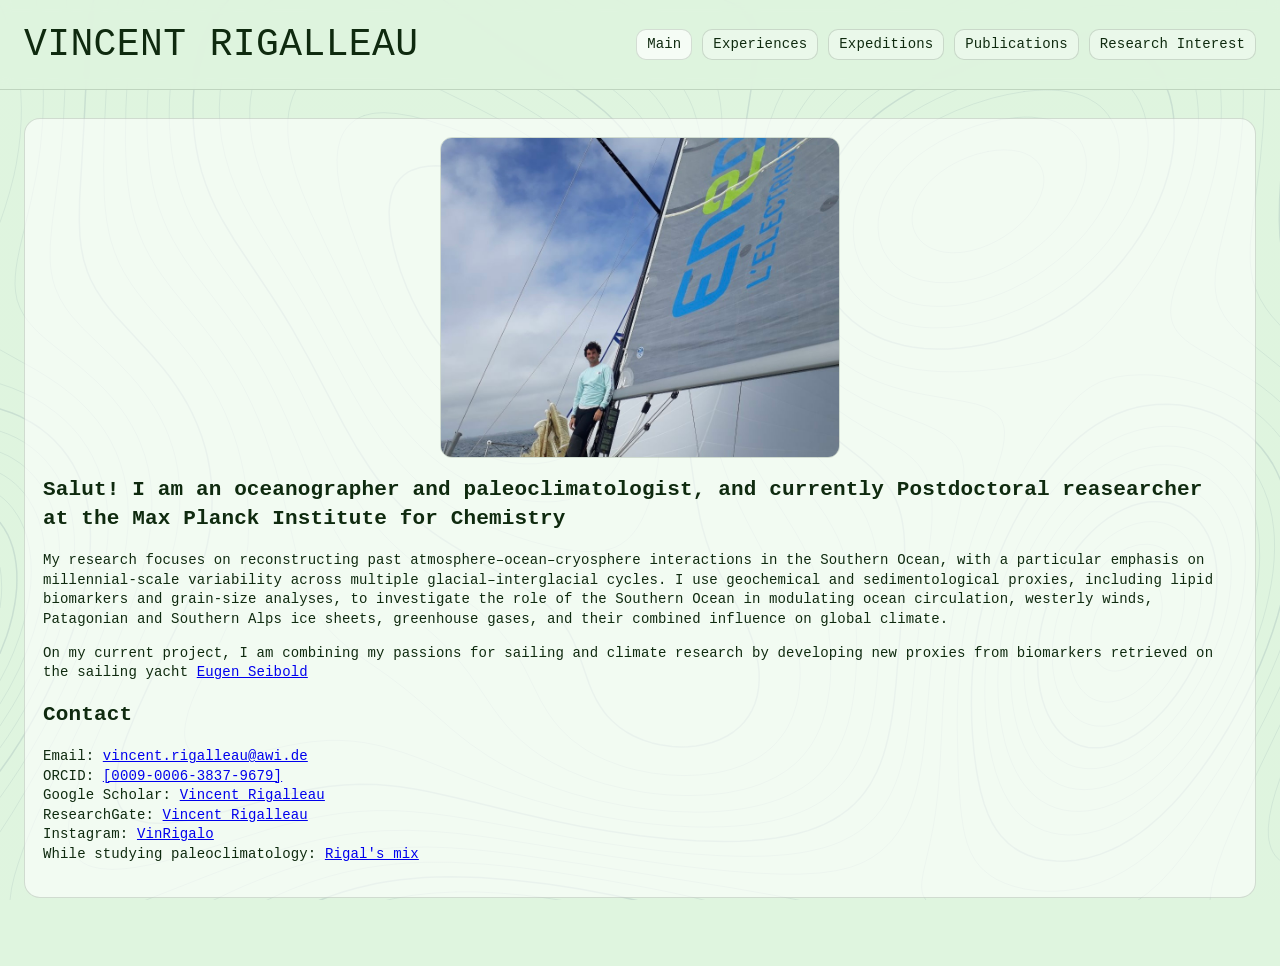
<file: index.html>
<!doctype html>
<html lang="en">
<head>
  <meta charset="utf-8" />
  <meta name="viewport" content="width=device-width, initial-scale=1" />
  <title>Index — Vincent Rigalleau</title>
  <link rel="stylesheet" href="styles.css" />
</head>

<body>
  <header class="header">
    <div class="header-inner">
      <div class="brand">Vincent Rigalleau</div>

      <nav class="nav">
        <a class="active" href="index.html">Main</a>
        <a href="experiences.html">Experiences</a>
        <a href="expedition.html">Expeditions</a>
        <a href="publications.html">Publications</a>
        <a href="research-interest.html">Research Interest</a>
     <!--   <a href="sciences-designs.html">Science designs</a> -->
        <!--  <a href="sport.html">Sport</a> -->
      </nav>
    </div>
  </header>

  <main class="main">
    <div class="card">
      <!-- Upload your image to /images/main.jpg (or change this path) -->
      <img class="hero" src="images/PP4.JPG" alt="Vincent Rigalleau">

      <h2>Salut! I am an oceanographer and paleoclimatologist, and currently Postdoctoral reasearcher at the Max Planck Institute for Chemistry</h2>
      <p>
        My research focuses on reconstructing past atmosphere–ocean–cryosphere interactions in the Southern
Ocean, with a particular emphasis on millennial-scale variability across multiple glacial–interglacial cycles. I use
geochemical and sedimentological proxies, including lipid biomarkers and grain-size analyses, to investigate the
role of the Southern Ocean in modulating ocean circulation, westerly winds, Patagonian and Southern Alps ice
sheets, greenhouse gases, and their combined influence on global climate.
      <p>
        On my current project, I am combining my passions for sailing and climate research by developing new proxies from biomarkers retrieved on the sailing yacht <a href="https://www.wernersiemens-stiftung.ch/en/projects/detail/seibold/sailing-the-seas-since-2019">Eugen Seibold</a><br>
      </p>

      <!-- Optional section -->
      <h2>Contact</h2>
      <p>
        Email: <a href="mailto:vincent.rigalleau@awi.de">vincent.rigalleau@awi.de</a><br>
        ORCID: <a href="https://orcid.org/0009-0006-3837-9679">[0009-0006-3837-9679]</a><br>
        Google Scholar: <a href="https://scholar.google.com/citations?user=YGrqtJMAAAAJ&hl=fr/">Vincent Rigalleau</a><br>
        ResearchGate: <a href="https://www.researchgate.net/profile/Vincent-Rigalleau?ev=hdr_xprf">Vincent Rigalleau</a><br>
        Instagram: <a href="https://www.instagram.com/vinrigalo/">VinRigalo</a><br>
        While studying paleoclimatology: <a href="https://open.spotify.com/playlist/3DiLtzazb31IR6NW715gMb?si=9b84edfbadd4408d">Rigal's mix</a><br>

      </p>
    </div>
  </main>
</body>
</html>
</file>
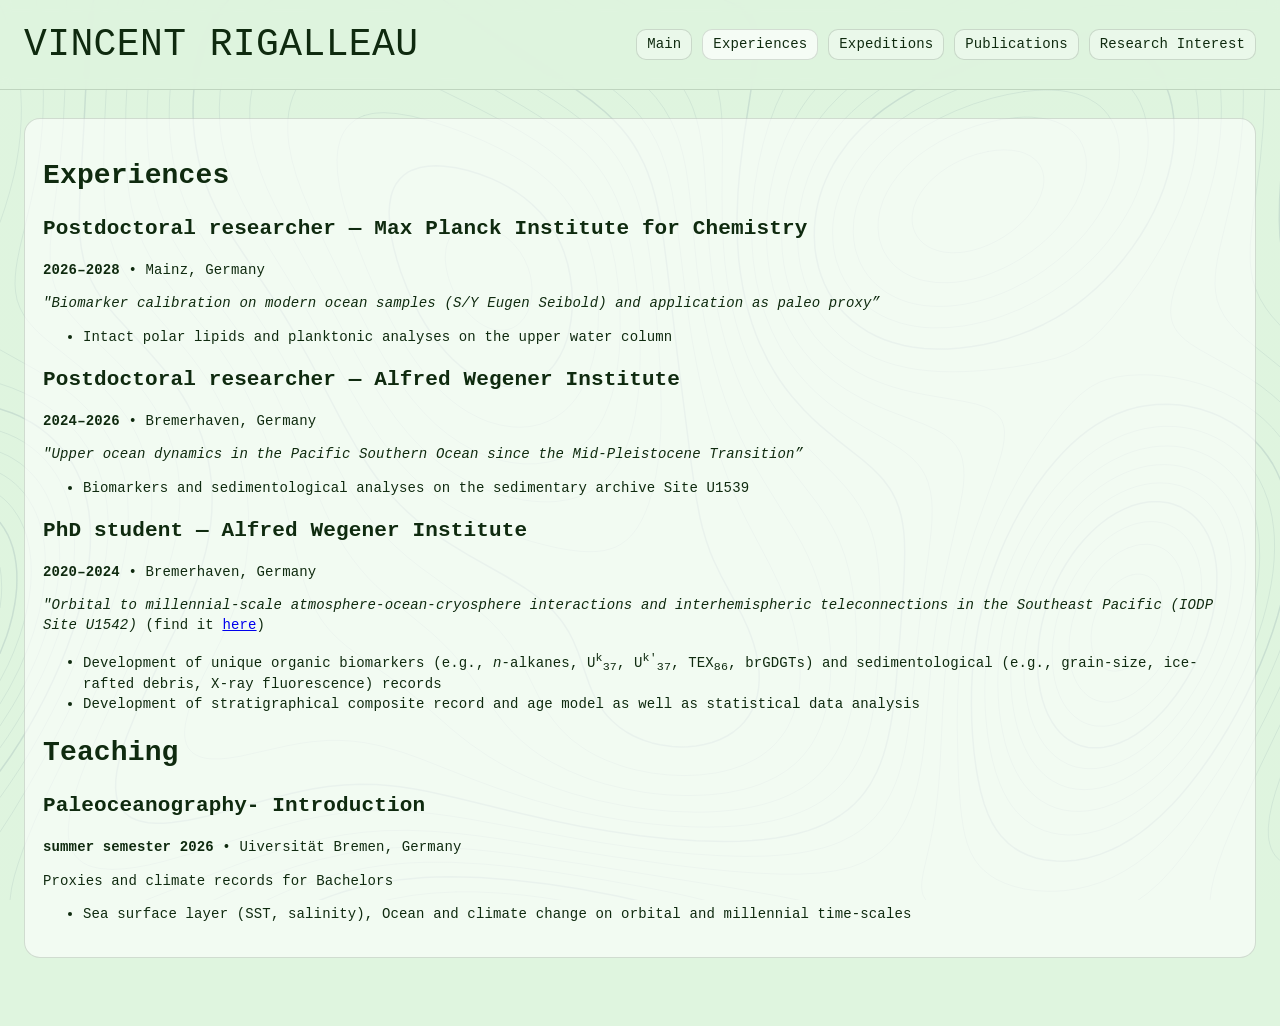
<file: experiences.html>
<!doctype html>
<html lang="en">
<head>
  <meta charset="utf-8" />
  <meta name="viewport" content="width=device-width, initial-scale=1" />
  <title>Experiences — Vincent Rigalleau</title>
  <link rel="stylesheet" href="styles.css" />
</head>

<body>
  <header class="header">
    <div class="header-inner">
      <div class="brand">Vincent Rigalleau</div>

      <nav class="nav">
        <a href="index.html">Main</a>
        <a class="active" href="experiences.html">Experiences</a>
        <a href="expedition.html">Expeditions</a>
        <a href="publications.html">Publications</a>
        <a href="research-interest.html">Research Interest</a>
      <!--  <a href="sciences-designs.html">Science Designs</a> -->
      <!--   <a href="sport.html">Sport</a> -->
      </nav>
    </div>
  </header>

  <main class="main">
    <div class="card">
      <h1>Experiences</h1>
 
      <h2>Postdoctoral researcher — Max Planck Institute for Chemistry</h2>
      <p><strong>2026–2028</strong> • Mainz, Germany</p>
      <p>
        <i>"Biomarker calibration on modern ocean samples (S/Y Eugen Seibold) and application as paleo proxy”</i>
        <ul>
       <li> Intact polar lipids and planktonic analyses on the upper water column
 </ul>
        

        
      </p>
      <h2>Postdoctoral researcher — Alfred Wegener Institute</h2>
      <p><strong>2024–2026</strong> • Bremerhaven, Germany</p>
      <p>
        <i>"Upper ocean dynamics in the Pacific Southern Ocean since the Mid-Pleistocene Transition”</i>
        <ul>
       <li> Biomarkers and sedimentological analyses on the sedimentary archive Site U1539
 </ul>
        

        
      </p>

      <h2>PhD student — Alfred Wegener Institute</h2>
      <p><strong>2020–2024</strong> • Bremerhaven, Germany</p>
      <p>
        <i>"Orbital to millennial-scale atmosphere-ocean-cryosphere interactions and interhemispheric teleconnections in the Southeast Pacific (IODP Site U1542)</i> (find it <a href="https://www.proquest.com/openview/2c5b58b40634840ab2c6e6f6682d21c6/1?cbl=2026366&diss=y&pq-origsite=gscholar"> here</a>)
        
      </p>
      <ul>
       <li> Development of unique organic biomarkers (e.g., <i>n</i>-alkanes, U<sup>k</sup><sub>37</sub>, U<sup>k'</sup><sub>37</sub>, TEX<sub>86</sub>, brGDGTs) and sedimentological (e.g., grain-size, ice-rafted debris, X-ray fluorescence) records
 <li> Development of stratigraphical composite record and age model as well as statistical data analysis
 </ul>
      <h1>Teaching</h1>

      <h2>Paleoceanography- Introduction </h2>
      <p><strong>summer semester 2026</strong> • Uiversität Bremen, Germany</p>
       <p>
        Proxies and climate records for Bachelors
      </p>
      <ul>
       <li> Sea surface layer (SST, salinity), Ocean and climate change on orbital and millennial time-scales
 </ul>

      <!-- Optional image -->
      <!-- <img src="images/experience-1.jpg" alt="Experience photo"> -->
    </div>
  </main>
</body>
</html>
</file>
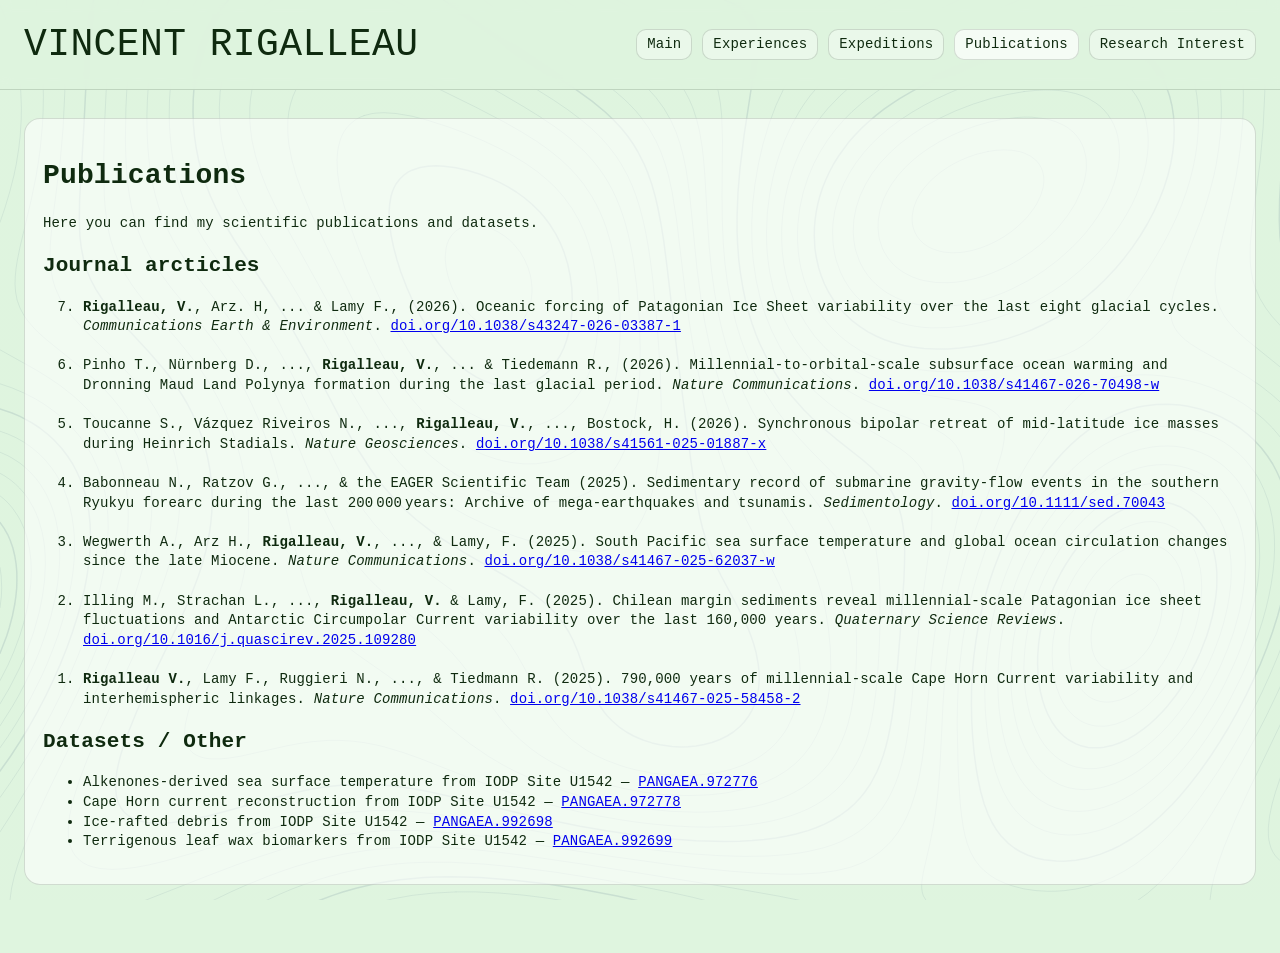
<file: publications.html>
<!doctype html>
<html lang="en">
<head>
  <meta charset="utf-8" />
  <meta name="viewport" content="width=device-width, initial-scale=1" />
  <title>Publications — Vincent Rigalleau</title>
  <link rel="stylesheet" href="styles.css" />
</head>

<body>
  <header class="header">
    <div class="header-inner">
      <div class="brand">Vincent Rigalleau</div>

      <nav class="nav">
        <a href="index.html">Main</a>
        <a href="experiences.html">Experiences</a>
        <a href="expedition.html">Expeditions</a>
        <a class="active" href="publications.html">Publications</a>
        <a href="research-interest.html">Research Interest</a>
     <!--   <a href="sciences-designs.html">Science Designs</a> 
        <a href="sport.html">Sport</a> -->
      </nav>
    </div>
  </header>

  <main class="main">
    <div class="card">
      <h1>Publications</h1>
      <p>Here you can find my scientific publications and datasets.</p>

      <h2>Journal arcticles</h2>
      <ol reversed>
        <li>
          <strong>Rigalleau, V.</strong>, Arz. H, ... & Lamy F., (2026). Oceanic forcing of Patagonian Ice Sheet variability over the last eight glacial cycles.
          <em>Communications Earth & Environment</em>. <a href="https://doi.org/10.1038/s43247-026-03387-1">doi.org/10.1038/s43247-026-03387-1</a>

        </li>
         &nbsp;
        <li>
          Pinho T., Nürnberg D., ..., <strong>Rigalleau, V.</strong>, ... & Tiedemann R., (2026). Millennial-to-orbital-scale subsurface ocean warming and Dronning Maud Land Polynya formation
during the last glacial period.
          <em>Nature Communications</em>. <a href="https://doi.org/10.1038/s41467-026-70498-w">doi.org/10.1038/s41467-026-70498-w</a>
        </li>
         &nbsp;
        <li>
          Toucanne S., Vázquez Riveiros N., ..., <strong>Rigalleau, V.</strong>, ..., Bostock, H. (2026). Synchronous bipolar retreat of mid-latitude ice masses during Heinrich Stadials.
          <em>Nature Geosciences</em>. <a href="https://doi.org/10.1038/s41561-025-01887-x">doi.org/10.1038/s41561-025-01887-x</a>
        </li>
         &nbsp;
        <li>
          Babonneau N., Ratzov G., ..., & the EAGER Scientific Team (2025). Sedimentary record of submarine gravity-flow events in the southern Ryukyu forearc during the last 200 000 years: Archive of mega-earthquakes and tsunamis.
          <em>Sedimentology</em>. <a href="https://doi.org/10.1111/sed.70043">doi.org/10.1111/sed.70043</a>
        </li>
         &nbsp;
        <li>
          Wegwerth A., Arz H., <strong>Rigalleau, V.</strong>, ..., & Lamy, F. (2025). South Pacific sea surface temperature and global ocean circulation changes since the late Miocene.
          <em>Nature Communications</em>. <a href="https://doi.org/10.1038/s41467-025-62037-w">doi.org/10.1038/s41467-025-62037-w</a>
        </li>
        &nbsp;
        <li>
          Illing M., Strachan L., ..., <strong>Rigalleau, V.</strong> & Lamy, F. (2025). Chilean margin sediments reveal millennial-scale Patagonian ice sheet fluctuations and Antarctic
Circumpolar Current variability over the last 160,000 years.
          <em>Quaternary Science Reviews</em>. <a href="https://doi.org/10.1016/j.quascirev.2025.109280">doi.org/10.1016/j.quascirev.2025.109280</a>
        </li>
         &nbsp;
         <li>
          <strong>Rigalleau V.</strong>, Lamy F., Ruggieri N., ..., & Tiedmann R. (2025). 790,000 years of millennial-scale Cape Horn Current variability and interhemispheric linkages.
          <em>Nature Communications</em>. <a href="https://doi.org/10.1038/s41467-025-58458-2">doi.org/10.1038/s41467-025-58458-2</a>
         </li>
      </ol reverse>

      <h2>Datasets / Other</h2>
      <ul>
        <li>Alkenones-derived sea surface temperature from IODP Site U1542 — <a href="https://doi.pangaea.de/10.1594/PANGAEA.972776">PANGAEA.972776</a></li>
        <li>Cape Horn current reconstruction from IODP Site U1542 — <a href="https://doi.org/10.1594/PANGAEA.972778">PANGAEA.972778</a></li>
        <li>Ice-rafted debris from IODP Site U1542 — <a href="https://doi.pangaea.de/10.1594/PANGAEA.992698">PANGAEA.992698</a></li>
        <li>Terrigenous leaf wax biomarkers from IODP Site U1542 — <a href="https://doi.pangaea.de/10.1594/PANGAEA.992699">PANGAEA.992699</a></li>
      </ul>
    </div>
  </main>
</body>
</html>
</file>
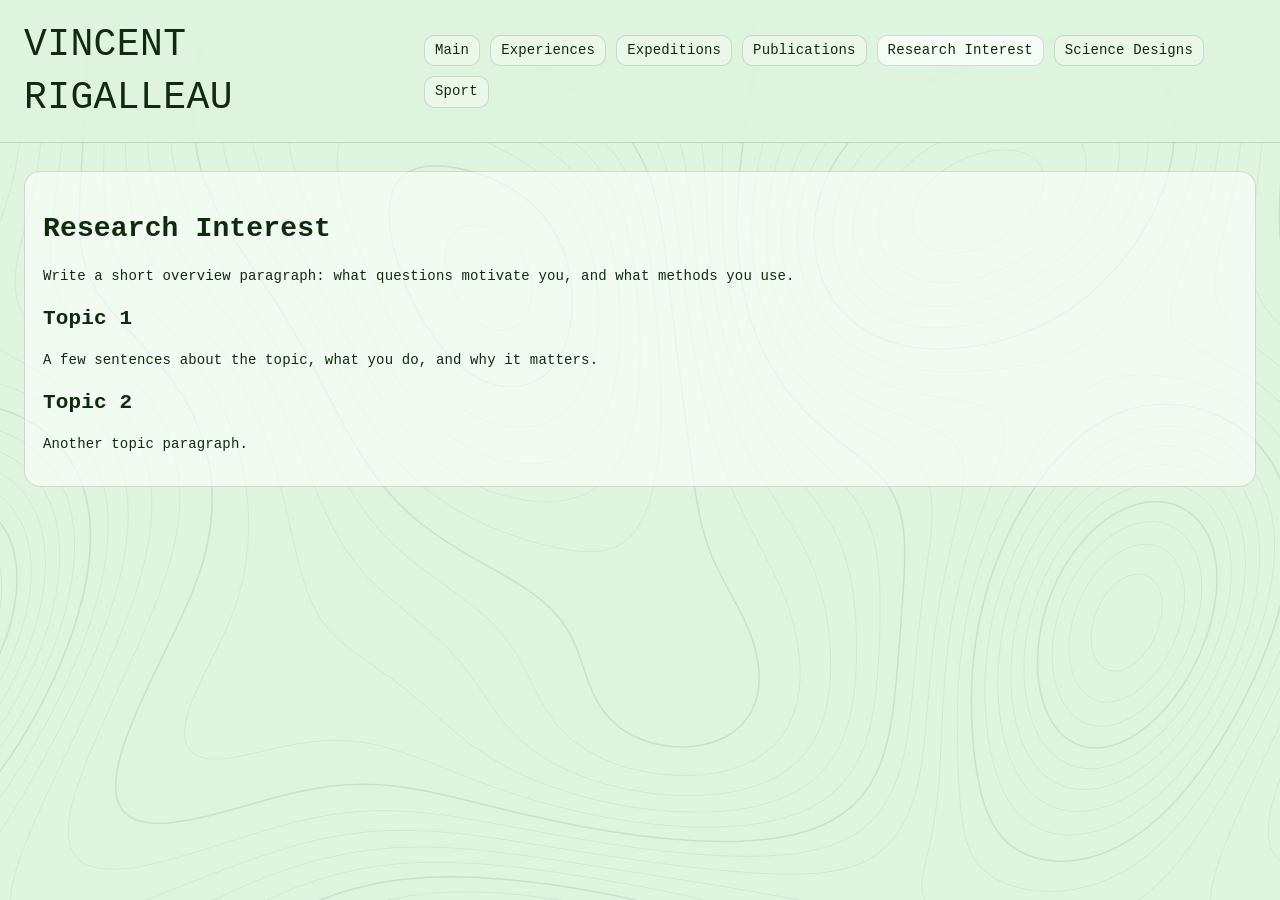
<file: reasearch-interest.html>
<!doctype html>
<html lang="en">
<head>
  <meta charset="utf-8" />
  <meta name="viewport" content="width=device-width, initial-scale=1" />
  <title>Research Interest — Vincent Rigalleau</title>
  <link rel="stylesheet" href="styles.css" />
</head>

<body>
  <header class="header">
    <div class="header-inner">
      <div class="brand">Vincent Rigalleau</div>

      <nav class="nav">
        <a href="index.html">Main</a>
        <a href="experiences.html">Experiences</a>
        <a href="expeditions.html">Expeditions</a>
        <a href="publications.html">Publications</a>
        <a class="active" href="research-interest.html">Research Interest</a>
        <a href="science-designs.html">Science Designs</a>
        <a href="sport.html">Sport</a>
      </nav>
    </div>
  </header>

  <main class="main">
    <div class="card">
      <h1>Research Interest</h1>
      <p>
        Write a short overview paragraph: what questions motivate you, and what methods you use.
      </p>

      <h2>Topic 1</h2>
      <p>
        A few sentences about the topic, what you do, and why it matters.
      </p>

      <h2>Topic 2</h2>
      <p>
        Another topic paragraph.
      </p>

      <!-- Optional image -->
      <!-- <img src="images/research-1.jpg" alt="Research figure"> -->
    </div>
  </main>
</body>
</html>
</file>
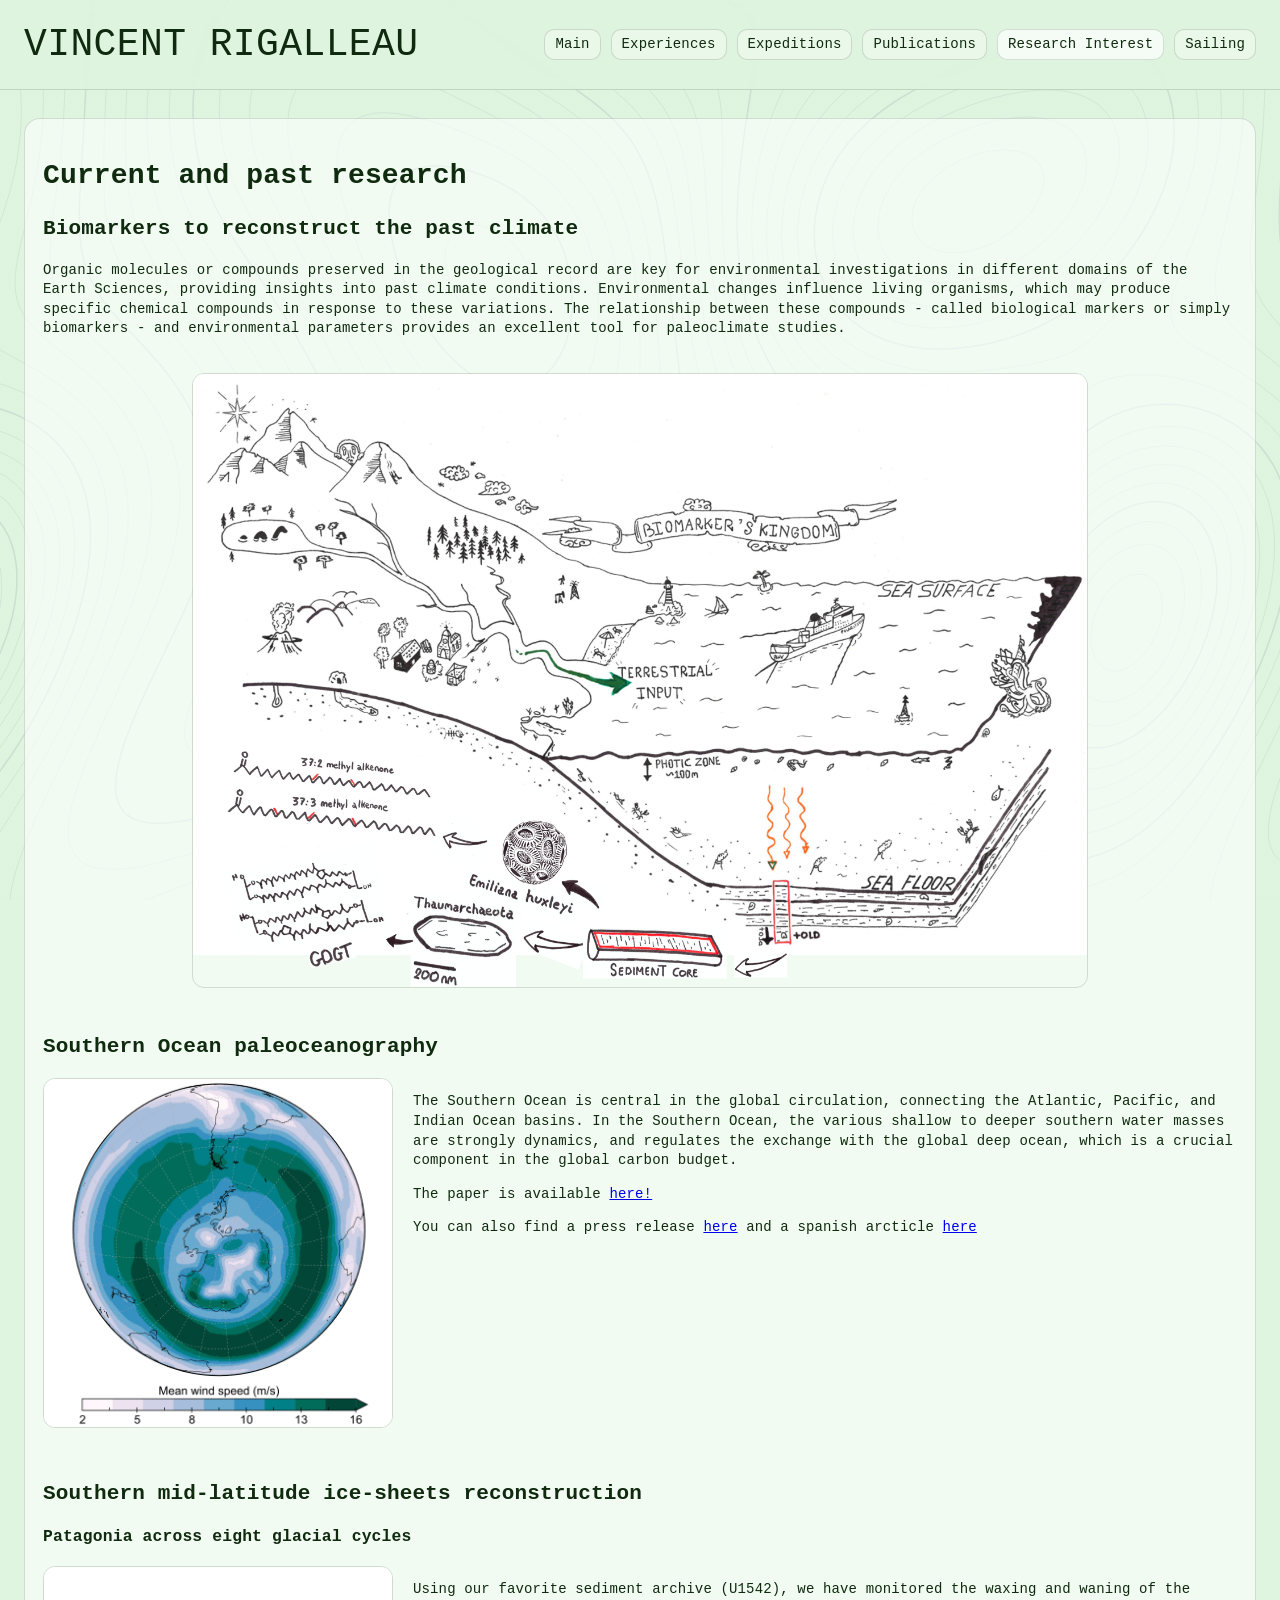
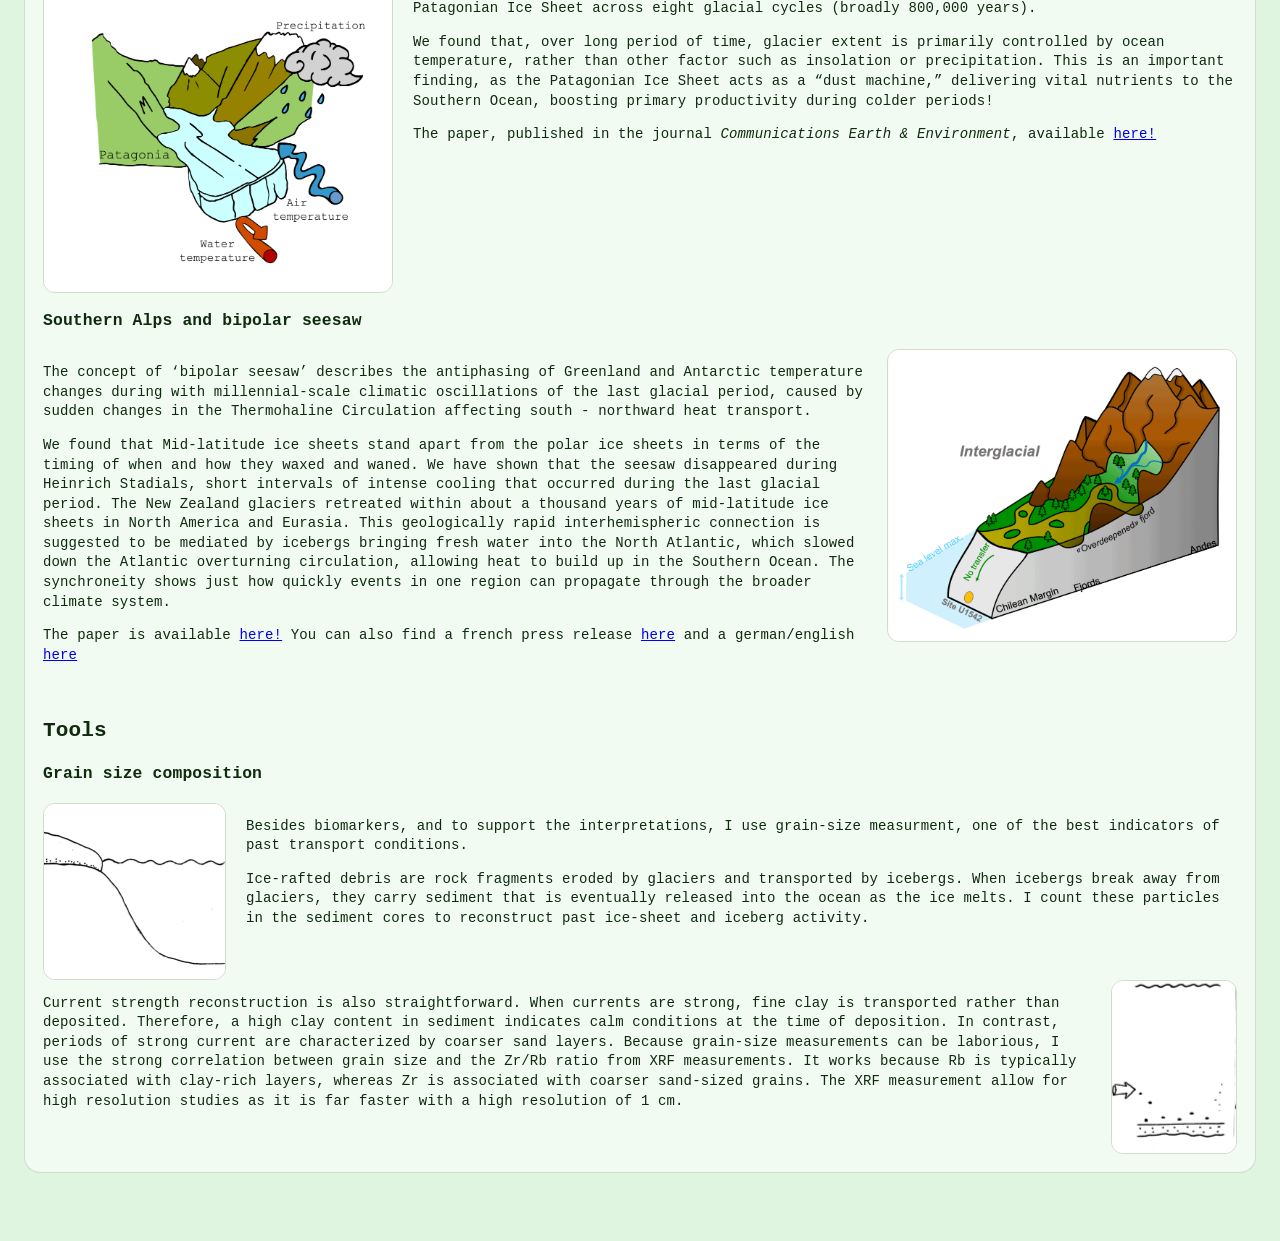
<file: research-interest.html>
<!doctype html>
<html lang="en">
<head>
  <meta charset="utf-8" />
  <meta name="viewport" content="width=device-width, initial-scale=1" />
  <title>Research Interest — Vincent Rigalleau</title>
  <link rel="stylesheet" href="styles.css" />
</head>

<body>
  <header class="header">
    <div class="header-inner">
      <div class="brand">Vincent Rigalleau</div>

      <nav class="nav">
        <a href="index.html">Main</a>
        <a href="experiences.html">Experiences</a>
        <a href="expedition.html">Expeditions</a>
        <a href="publications.html">Publications</a>
        <a class="active" href="research-interest.html">Research Interest</a>
      <!--  <a href="sciences-designs.html">Science Designs</a> -->
        <a href="sailing.html">Sailing</a> 
      </nav>
    </div>
  </header>

  <main class="main">
    <div class="card">
      <h1>Current and past research</h1>
      <p>
        
      </p>

       <h2>Biomarkers to reconstruct the past climate</h2>
      <p>
        Organic molecules or compounds preserved in the geological record are key for environmental investigations in different domains of the Earth Sciences, providing insights into past climate conditions. 
        Environmental changes influence living organisms, which may produce specific chemical compounds in response to these variations. The relationship between these compounds - called biological markers or 
        simply biomarkers - and environmental parameters provides an excellent tool for paleoclimate studies.
       <br><br>
<div style="text-align: center;">
  <img src="images/Bio_schema_biomarkers.png" width="75%" alt="Research figure">
  
</div>

  <br>
        <h2>Southern Ocean paleoceanography</h2>
       <div class="content-block">
        <img src="images/westerlies.gif" alt="Animation" width="350px">
         <div>
      <p>

          The Southern Ocean is central in the global circulation, connecting the Atlantic, Pacific, and Indian Ocean basins. In the Southern Ocean, the various shallow to deeper southern water masses are strongly dynamics, and regulates the exchange with the global deep ocean, which is a crucial component in the global carbon budget. 
       <p>
         
      <p>
        The paper is available <a href="https://www.nature.com/articles/s41467-025-58458-2">here!</a> 
        
        <p>
        You can also find a press release <a href="https://www.awi.de/en/about-us/service/press/single-view/default-c38c54e47378d06ed33eda8c75876e69.html">here</a> 
    and a spanish arcticle <a href="https://ecosdelsur.substack.com/p/el-balancin-que-calienta-el-sur">here</a>
      </p>
      </div>
      </div> 
      
     
  
      </p>

      <br>
      <h2>Southern mid-latitude ice-sheets reconstruction</h2>
      <p>
        <h3>Patagonia across eight glacial cycles</h3>
       <div class="content-block">
  <img src="images/patagonian-forcing2.gif" alt="Animation" width="350px">

  <div>
    <p>
      Using our favorite sediment archive (U1542), we have monitored the waxing and waning of the Patagonian Ice Sheet across eight glacial cycles (broadly 800,000 years).
    </p>
    <p>
We found that, over long period of time, glacier extent is primarily controlled by ocean temperature, rather than other factor such as insolation or precipitation.
This is an important finding, as the Patagonian Ice Sheet acts as a “dust machine,” delivering vital nutrients to the Southern Ocean, boosting primary productivity during colder periods! 
     </p>
    <p> 
The paper, published in the journal <i>Communications Earth & Environment</i>, available <a href="https://doi.org/10.1038/s43247-026-03387-1">here!</a>
    </p>
  </div>   
</div>
        <h3>Southern Alps and bipolar seesaw</h3>
      <div class="content-block">
  <div>
    <p>
      The concept of ‘bipolar seesaw’ describes the antiphasing of Greenland and Antarctic temperature changes during with millennial-scale climatic oscillations of the last glacial period, 
    caused by sudden changes in the Thermohaline Circulation affecting south - northward heat transport. 
    </p>
    <p>
We found that Mid-latitude ice sheets stand apart from the polar ice sheets in terms of the timing of when and how they waxed and waned. We have shown that the seesaw disappeared during 
Heinrich Stadials, short intervals of intense cooling that occurred during the last glacial period. The New Zealand glaciers retreated within about a thousand years of mid-latitude ice sheets 
in North America and Eurasia. This geologically rapid interhemispheric connection is suggested to be mediated by icebergs bringing fresh water into the North Atlantic, which slowed down the Atlantic 
overturning circulation, allowing heat to build up in the Southern Ocean. The synchroneity shows just how quickly events in one region can propagate through the broader climate system.
     </p>
    <p> 
The paper is available <a href="https://www.nature.com/articles/s41561-025-01887-x">here!</a> You can also find a french press release <a href="https://www.ifremer.fr/fr/presse/etudier-les-glaciers-des-deux-hemispheres-pour-mieux-comprendre-les-mecanismes-du-climat">here</a> 
    and a german/english <a href="https://www.awi.de/en/about-us/service/press/single-view/default-4f2765138ac43ed96c9d2340340b2d03.html">here</a>


      
    </p>
    </div>
        
  <img src="images/Patagonia.gif" alt="Animation" width="350px">
</div>
		
 <br>
    
		
		
		<h2>Tools</h2>
      <p>
        <h3>Grain size composition</h3>
       <div class="content-block">
  <img src="images/IRD.gif" alt="Animation" width="200px">

  <div>
    <p>
      Besides biomarkers, and to support the interpretations, I use grain-size measurment, one of the best indicators of past transport conditions.
    </p>
    <p>
Ice-rafted debris are rock fragments eroded by glaciers and transported by icebergs. When icebergs break away from glaciers, they carry sediment that is eventually released into the ocean as the ice melts. I count these particles in the sediment cores to reconstruct past ice-sheet and iceberg activity.
     </p>
	  </div>
	  </div>
	  <div class="content-block">
 <div>
    <p> 
Current strength reconstruction is also straightforward. When currents are strong, fine clay is transported rather than deposited. Therefore, a high clay content in sediment indicates calm conditions at the time of deposition. In contrast, periods of strong current are characterized by coarser sand layers.
	Because grain-size measurements can be laborious, I use the strong correlation between grain size and the Zr/Rb ratio from XRF measurements. It works because Rb is typically associated with clay-rich layers, whereas Zr is associated with coarser sand-sized grains. The XRF measurement allow for high resolution studies as it is far faster with a high resolution of 1 cm.
    </p>
 </div>
	<img src="images/grain-size.gif" alt="Animation" width="200px">
     

</div>

		   
      

      <!-- Optional image -->
      <!-- <img src="images/research-1.jpg" alt="Research figure"> -->
    </div>
  </main>
</body>
</html>
</file>
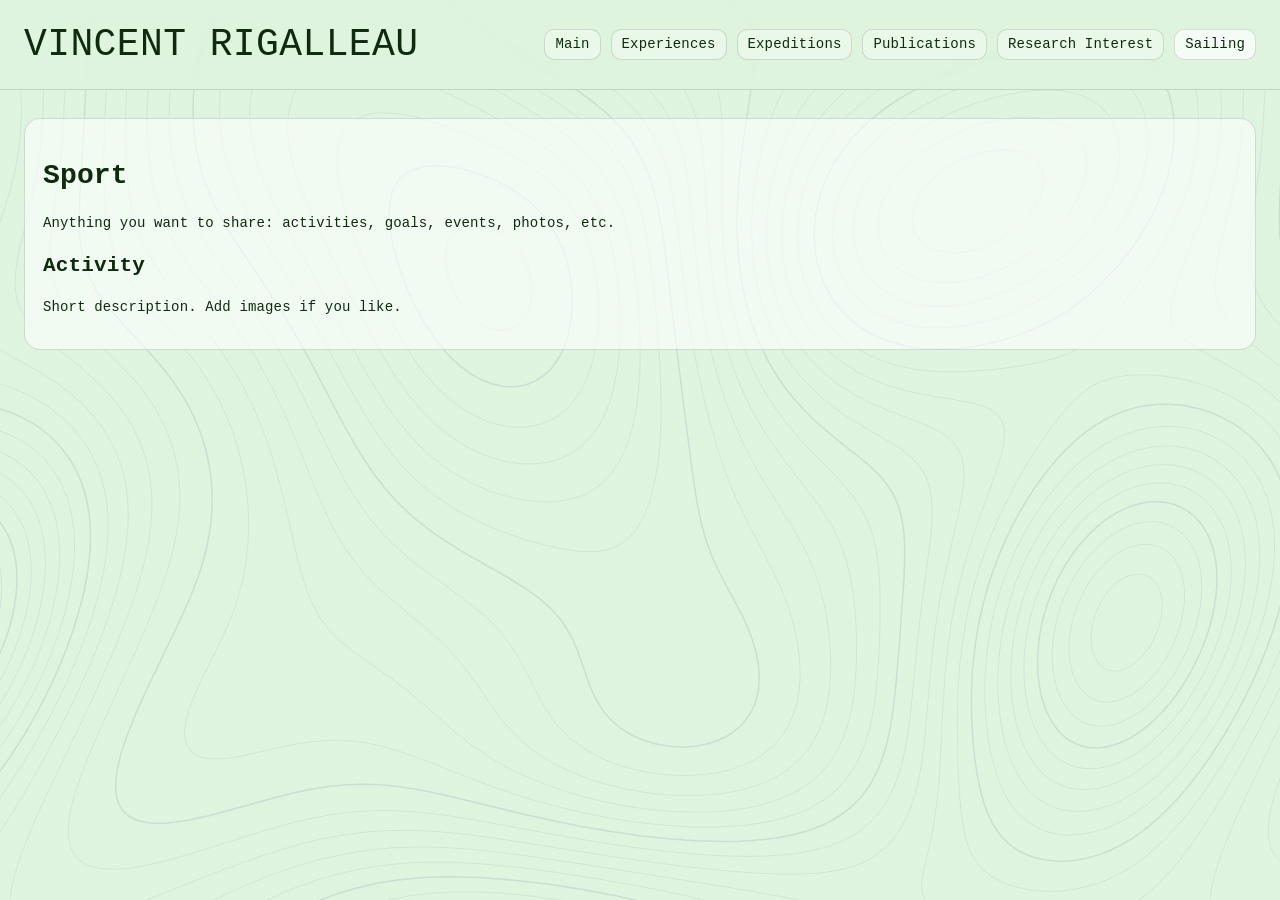
<file: sailing.html>
<!doctype html>
<html lang="en">
<head>
  <meta charset="utf-8" />
  <meta name="viewport" content="width=device-width, initial-scale=1" />
  <title>Sport — Vincent Rigalleau</title>
  <link href="https://fonts.googleapis.com/css2?family=JetBrains+Mono:wght@300;400;500;700&display=swap" rel="stylesheet">
  <link rel="stylesheet" href="styles.css" />
</head>

<body>
  <header class="header">
    <div class="header-inner">
      <div class="brand">Vincent Rigalleau</div>

      <nav class="nav">
        <a href="index.html">Main</a>
        <a href="experiences.html">Experiences</a>
        <a href="expedition.html">Expeditions</a>
        <a href="publications.html">Publications</a>
        <a href="research-interest.html">Research Interest</a>
      <!--  <a href="sciences-designs.html">Science Designs</a> -->
        <a class="active" href="sailing.html">Sailing</a>
      </nav>
    </div>
  </header>

  <main class="main">
    <div class="card">
      <h1>Sport</h1>
      <p>Anything you want to share: activities, goals, events, photos, etc.</p>

      <h2>Activity</h2>
      <p>
        Short description. Add images if you like.
      </p>

      <!-- <img src="images/sport-1.jpg" alt="Sport photo"> -->
    </div>
  </main>
</body>
</html>
</file>
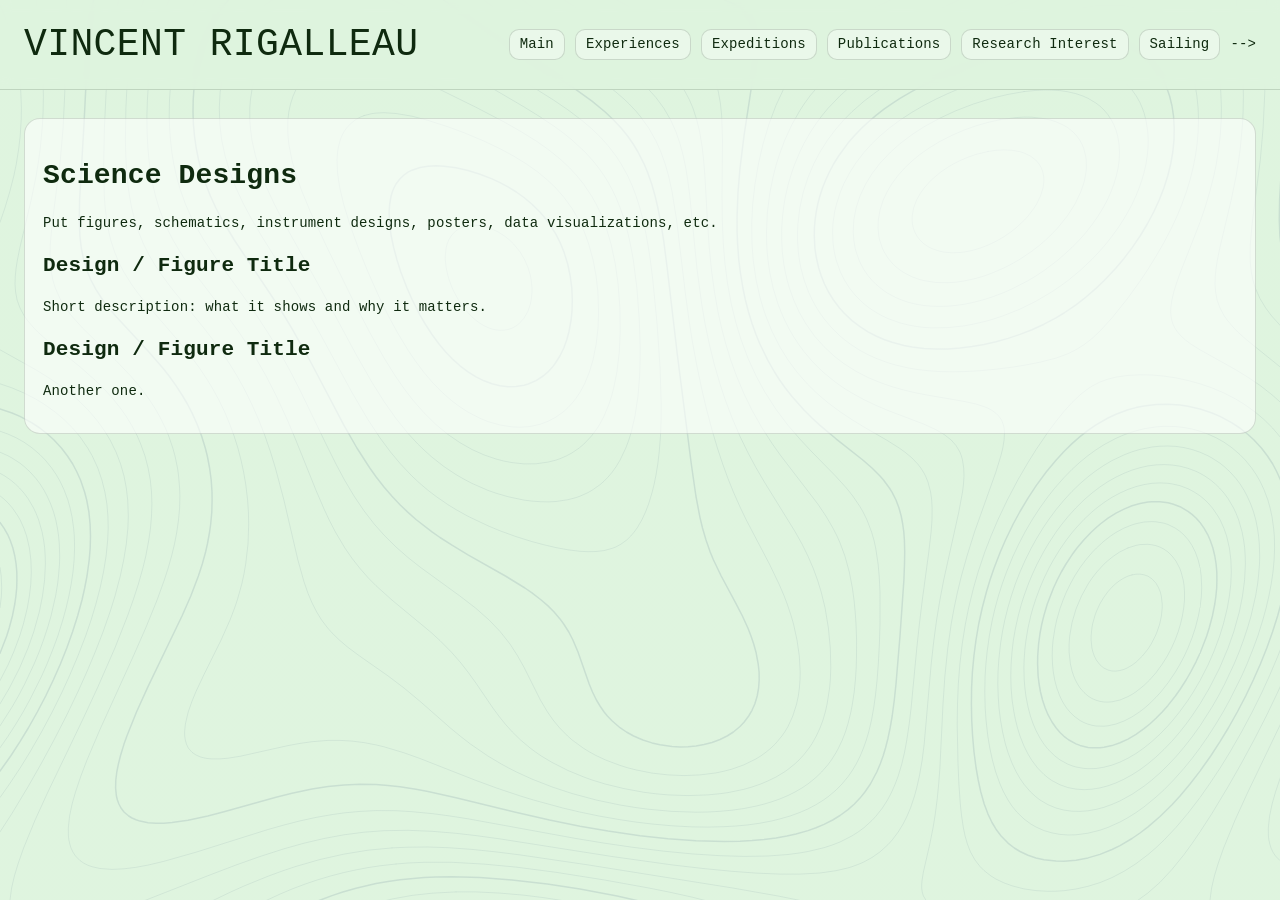
<file: sciences-designs.html>
<!doctype html>
<html lang="en">
<head>
  <meta charset="utf-8" />
  <meta name="viewport" content="width=device-width, initial-scale=1" />
  <title>Science Designs — Vincent Rigalleau</title>
  <link rel="stylesheet" href="styles.css" />
</head>

<body>
  <header class="header">
    <div class="header-inner">
      <div class="brand">Vincent Rigalleau</div>

      <nav class="nav">
        <a href="index.html">Main</a>
        <a href="experiences.html">Experiences</a>
        <a href="expedition.html">Expeditions</a>
        <a href="publications.html">Publications</a>
        <a href="research-interest.html">Research Interest</a>
      <!--  <a class="active" href="sciences-designs.html">Science Designs</a> -->
        <a href="sailing.html">Sailing</a> -->
      </nav>
    </div>
  </header>

  <main class="main">
    <div class="card">
      <h1>Science Designs</h1>
      <p>
        Put figures, schematics, instrument designs, posters, data visualizations, etc.
      </p>

      <h2>Design / Figure Title</h2>
      <p>Short description: what it shows and why it matters.</p>
      <!-- <img src="images/design-1.png" alt="Science design"> -->

      <h2>Design / Figure Title</h2>
      <p>Another one.</p>
      <!-- <img src="images/design-2.png" alt="Science design"> -->
    </div>
  </main>
</body>
</html>
</file>
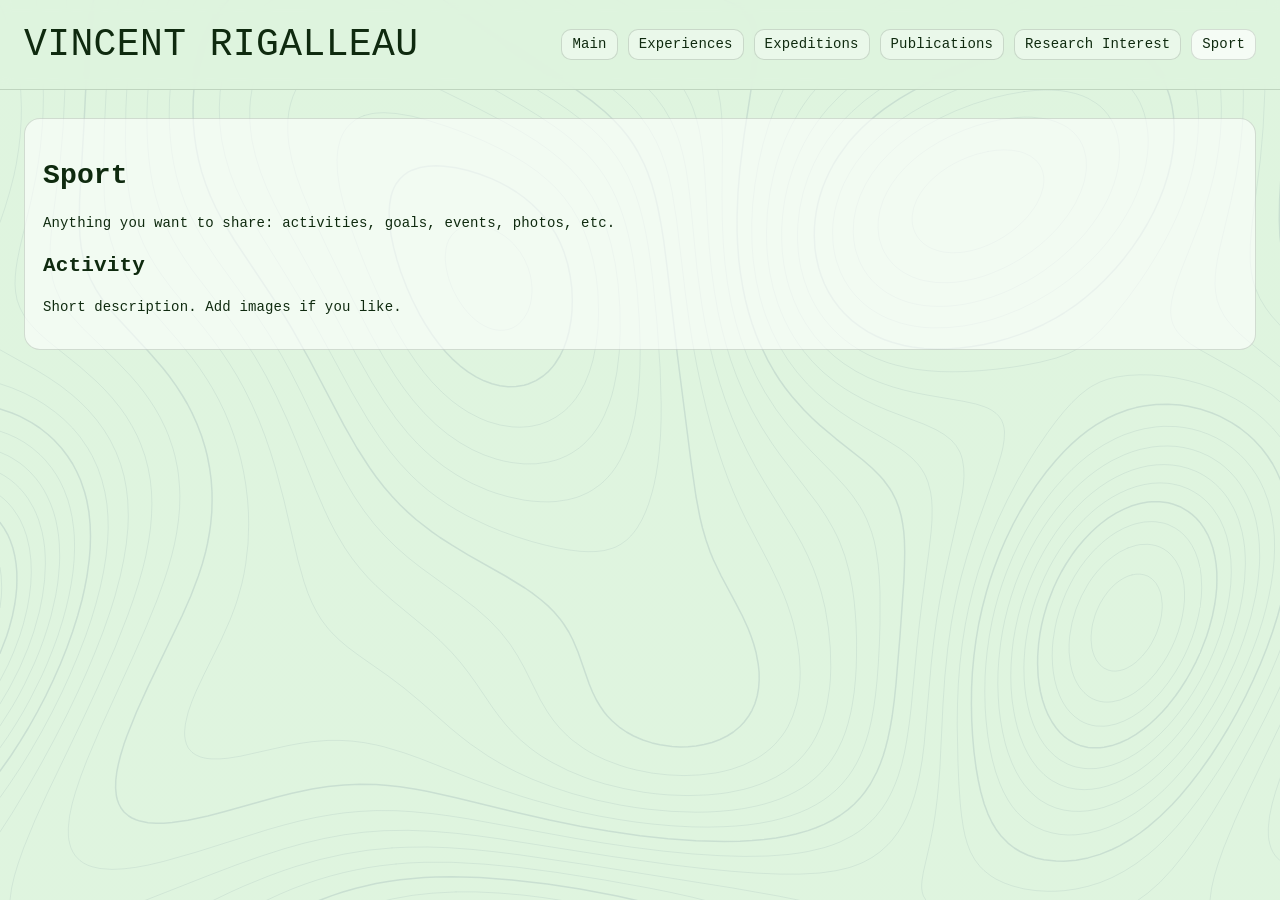
<file: sport.html>
<!doctype html>
<html lang="en">
<head>
  <meta charset="utf-8" />
  <meta name="viewport" content="width=device-width, initial-scale=1" />
  <title>Sport — Vincent Rigalleau</title>
  <link href="https://fonts.googleapis.com/css2?family=JetBrains+Mono:wght@300;400;500;700&display=swap" rel="stylesheet">
  <link rel="stylesheet" href="styles.css" />
</head>

<body>
  <header class="header">
    <div class="header-inner">
      <div class="brand">Vincent Rigalleau</div>

      <nav class="nav">
        <a href="index.html">Main</a>
        <a href="experiences.html">Experiences</a>
        <a href="expedition.html">Expeditions</a>
        <a href="publications.html">Publications</a>
        <a href="research-interest.html">Research Interest</a>
      <!--  <a href="sciences-designs.html">Science Designs</a> -->
        <a class="active" href="sport.html">Sport</a>
      </nav>
    </div>
  </header>

  <main class="main">
    <div class="card">
      <h1>Sport</h1>
      <p>Anything you want to share: activities, goals, events, photos, etc.</p>

      <h2>Activity</h2>
      <p>
        Short description. Add images if you like.
      </p>

      <!-- <img src="images/sport-1.jpg" alt="Sport photo"> -->
    </div>
  </main>
</body>
</html>
</file>
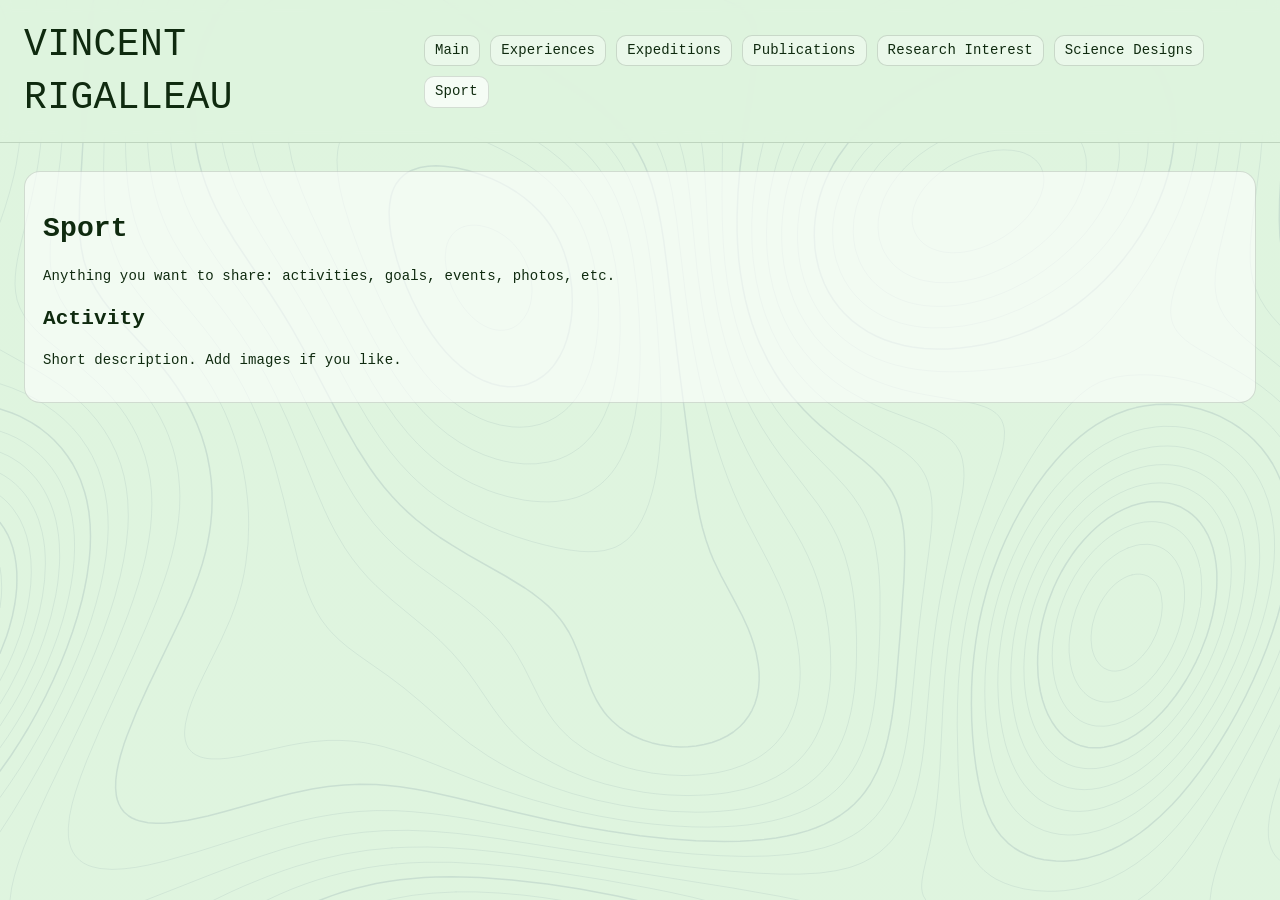
<file: sports.html>
<!doctype html>
<html lang="en">
<head>
  <meta charset="utf-8" />
  <meta name="viewport" content="width=device-width, initial-scale=1" />
  <title>Sport — Vincent Rigalleau</title>
  <link rel="stylesheet" href="styles.css" />
</head>

<body>
  <header class="header">
    <div class="header-inner">
      <div class="brand">Vincent Rigalleau</div>

      <nav class="nav">
        <a href="index.html">Main</a>
        <a href="experiences.html">Experiences</a>
        <a href="expedition.html">Expeditions</a>
        <a href="publications.html">Publications</a>
        <a href="research-interest.html">Research Interest</a>
        <a href="science-designs.html">Science Designs</a>
        <a class="active" href="sport.html">Sport</a>
      </nav>
    </div>
  </header>

  <main class="main">
    <div class="card">
      <h1>Sport</h1>
      <p>Anything you want to share: activities, goals, events, photos, etc.</p>

      <h2>Activity</h2>
      <p>
        Short description. Add images if you like.
      </p>

      <!-- <img src="images/sport-1.jpg" alt="Sport photo"> -->
    </div>
  </main>
</body>
</html>
</file>
<file: styles.css>
/* styles.css */
 /*  --bg: #F9E79F; 223,244,223-->*/
:root {
  --bg: #dff5df;
  --text: #0f2a0f;
  --card: rgba(255,255,255,0.6);
  --border: rgba(15,42,15,0.15);

  --page-width: 1400px; /* ✅ wider layout */
}

* { box-sizing: border-box; }

header {
  font-family: "Courier New", Courier, monospace;
}

body {
  margin: 0;
  font-family: "Courier New", Courier, monospace;
  background: var(--bg);
  color: var(--text);
  line-height: 1.4;
  font-size: 14px;
  letter-spacing: 0.01em;

background-color: var(--bg);
background-image:
  linear-gradient(rgba(223,244,223,0.6), rgba(223,244,223,0.6)),
  url("images/isobars.svg");
background-size: auto, 1200px 1200px;
background-attachment: fixed;
 
}



/* Top bar */
.header {
  position: sticky;
  top: 0;
  background: rgba(223,244,223,0.85);
  backdrop-filter: blur(6px);
  border-bottom: 1px solid var(--border);
  padding: 18px 24px;
}

.header-inner {
  max-width: var(--page-width);   /* ✅ was 1100px */
  margin: 0 auto;
  display: flex;
  align-items: center;
  justify-content: space-between;
  gap: 16px;
}

.brand {
  font-weight: 400;
  font-size: 38px;
  letter-spacing: 0.4px;
  text-transform: uppercase; /* keeps the exact style like you wrote */
}

/* Navigation */
.nav {
  display: flex;
  flex-wrap: wrap;
  gap: 10px;
  align-items: center;
}

.nav a {
  text-decoration: none !important;   /* ✅ remove underline */
  color: var(--text);
  padding: 7px 10px;

  /* ✅ always show the “nice box” */
  border-radius: 10px;
  border: 1px solid var(--border);
  background: rgba(255, 255, 255, 0.35);

  display: inline-block;
  line-height: 1.1;
}

.nav a:hover {
  background: rgba(255,255,255,0.5);
  border-color: var(--border);
}

.nav a.active {
  background: rgba(255,255,255,0.7);
  border-color: var(--border);
}

/* Page content */
.main {
  max-width: var(--page-width);   /* ✅ was 1100px */
  margin: 28px auto;
  padding: 0 24px 40px;
}

.card {
  background: var(--card);
  border: 1px solid var(--border);
  border-radius: 16px;
  padding: 18px;
}

img.hero {
  width: 400px;      /* change this number */
  max-width: 100%;   /* keeps it responsive */
  display: block;
  margin: 0 auto 16px;  /* centers it + space below */
}

img {
  max-width: 100%;
  height: auto;
  border-radius: 12px;
  border: 1px solid var(--border);
}

.zoom-image img {
  transition: transform 0.3s ease;
}

.zoom-image img:hover {
  transform: scale(1.2);
}

.content-block {
  display: flex;
  align-items: flex-start;
  gap: 20px;
}

.content-block img {
  width: 350px;
  max-width: 100%;
  height: auto;
}

@media (max-width: 768px) {
  .content-block {
    flex-direction: column;
  }

  .content-block img {
    width: 100%;
  }
}
</file>
